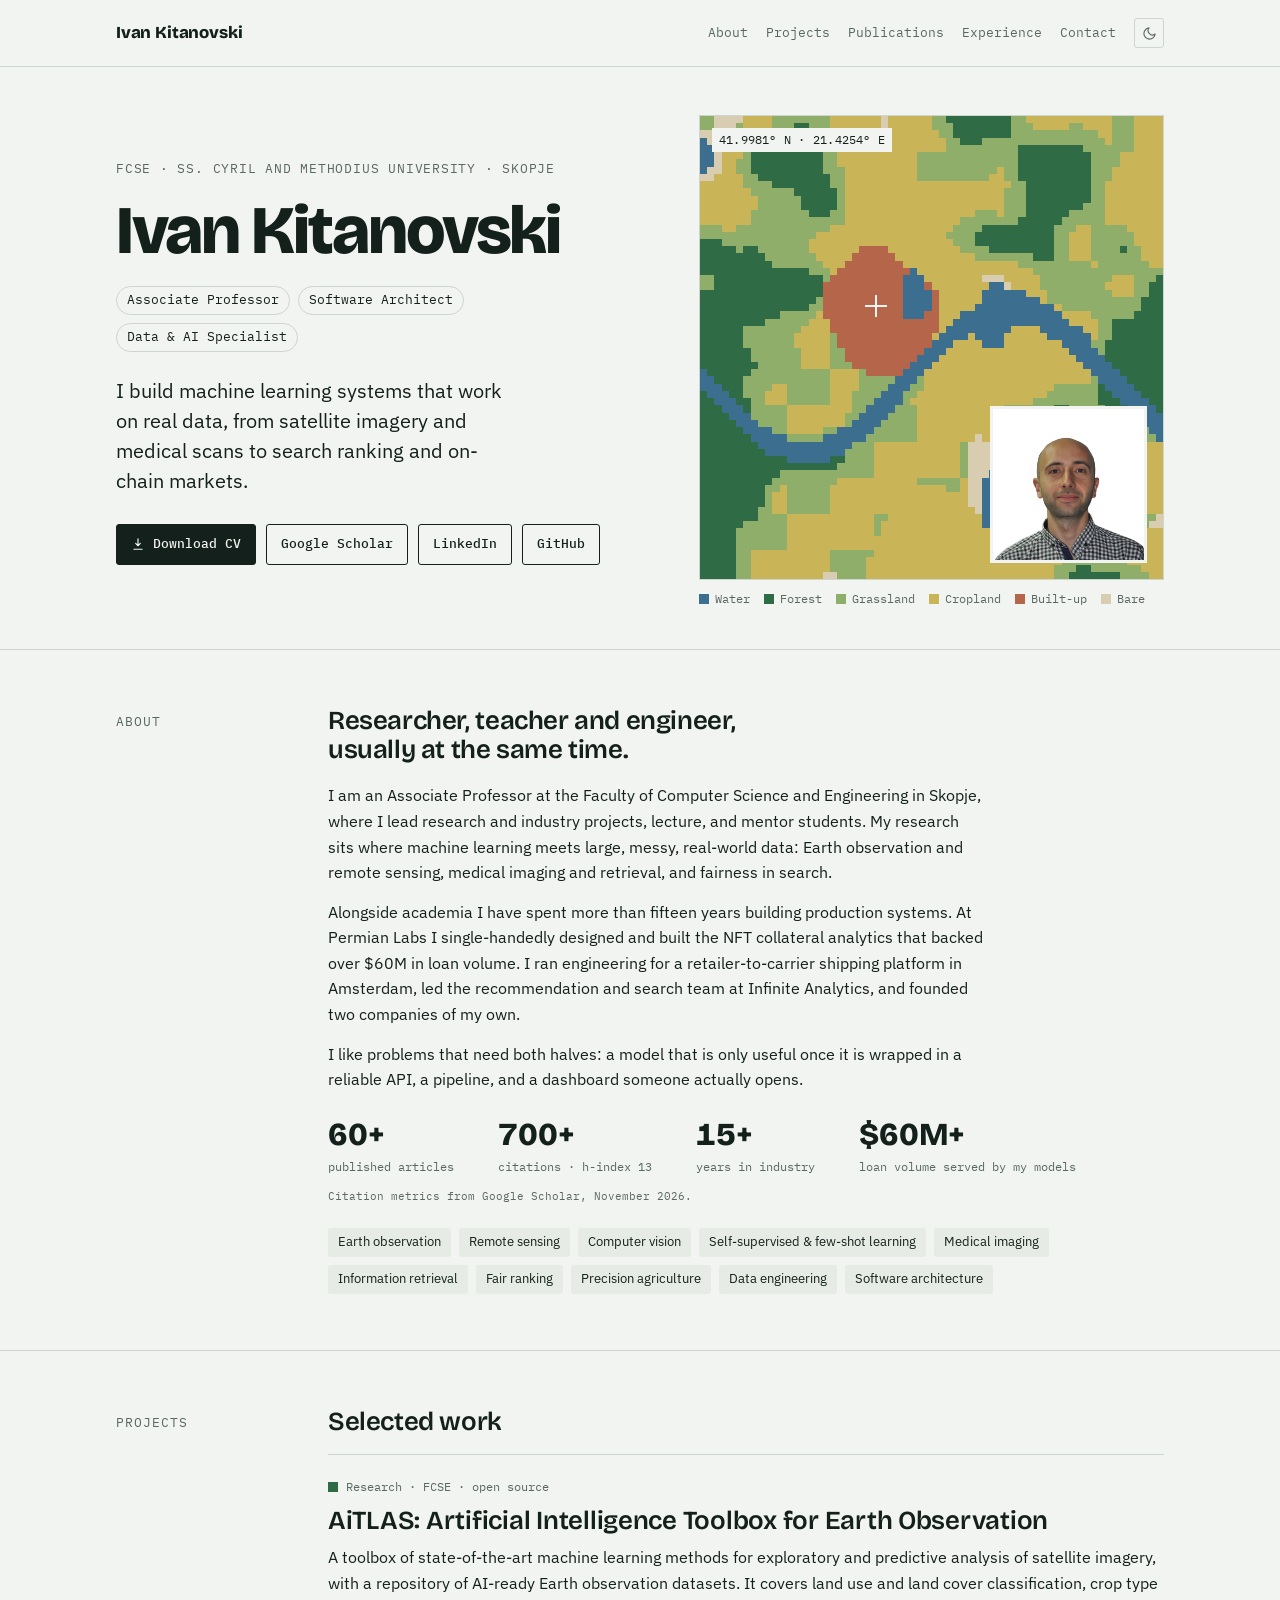
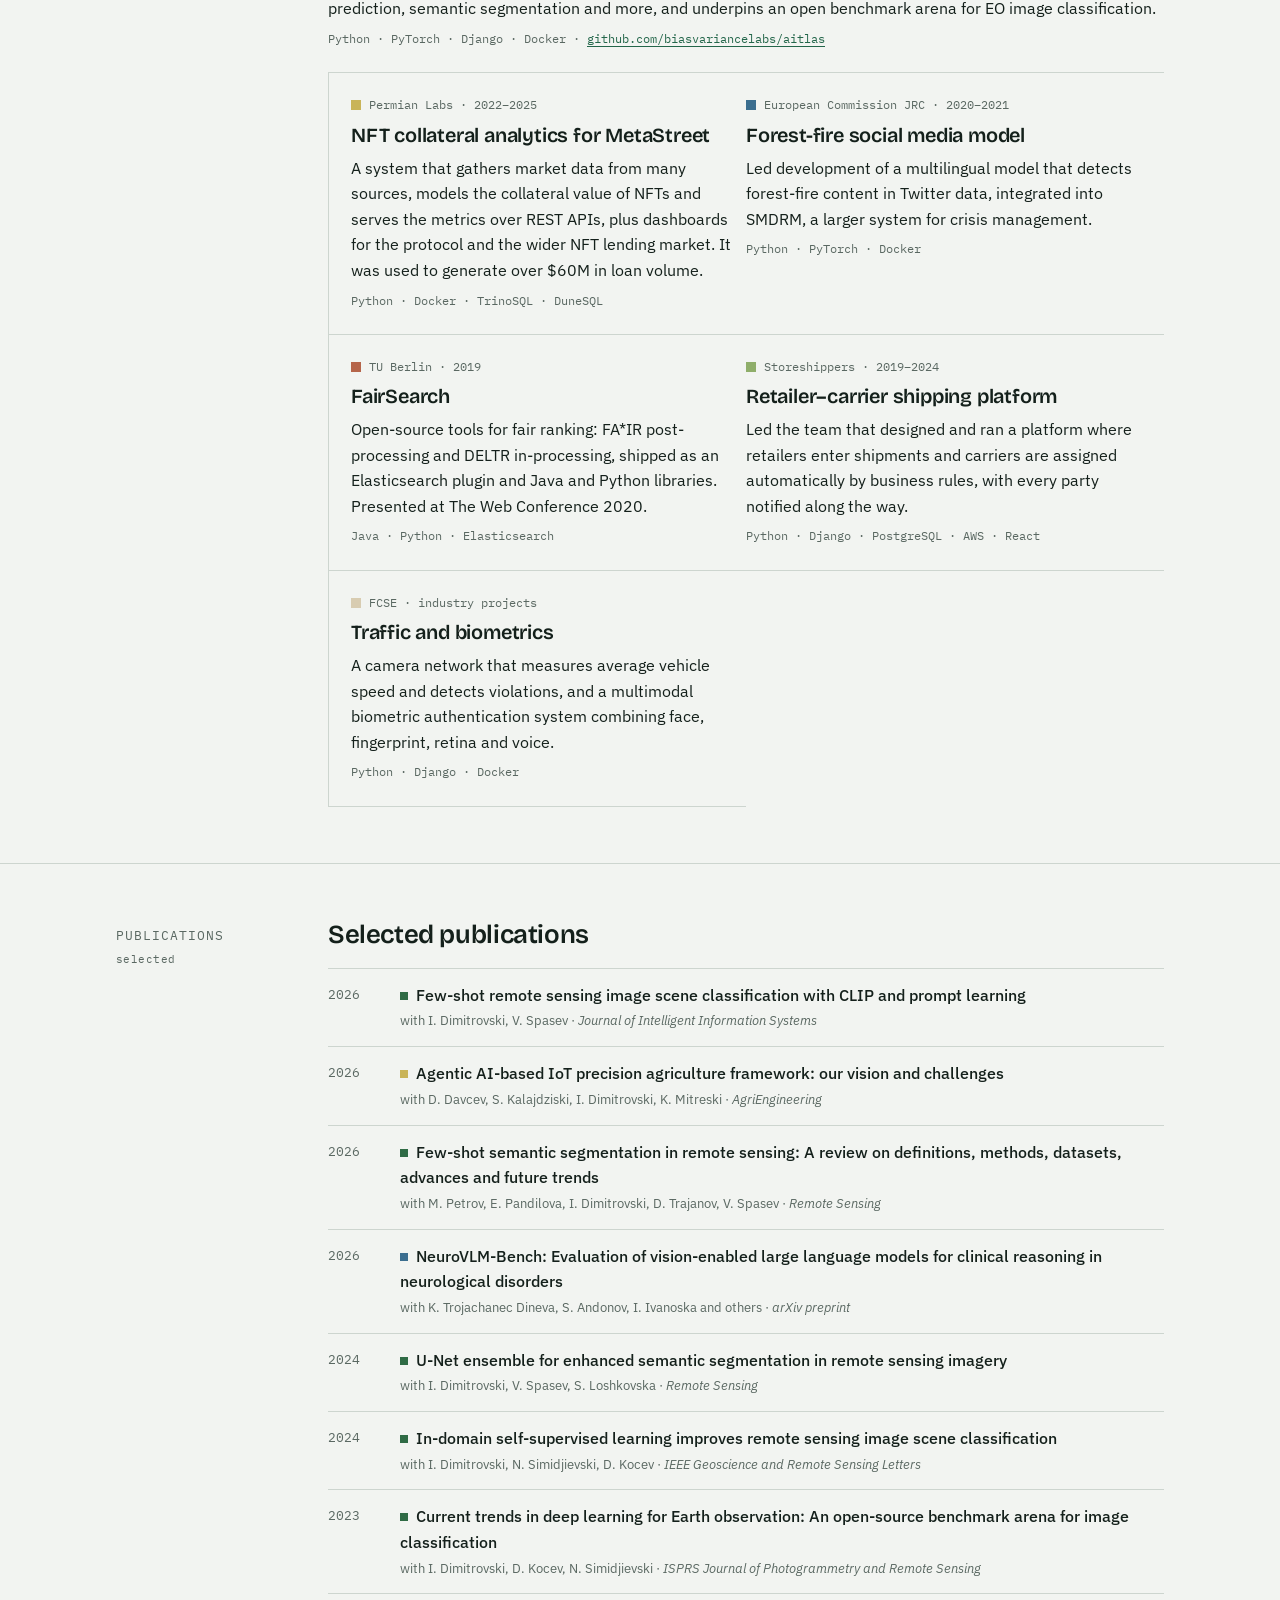
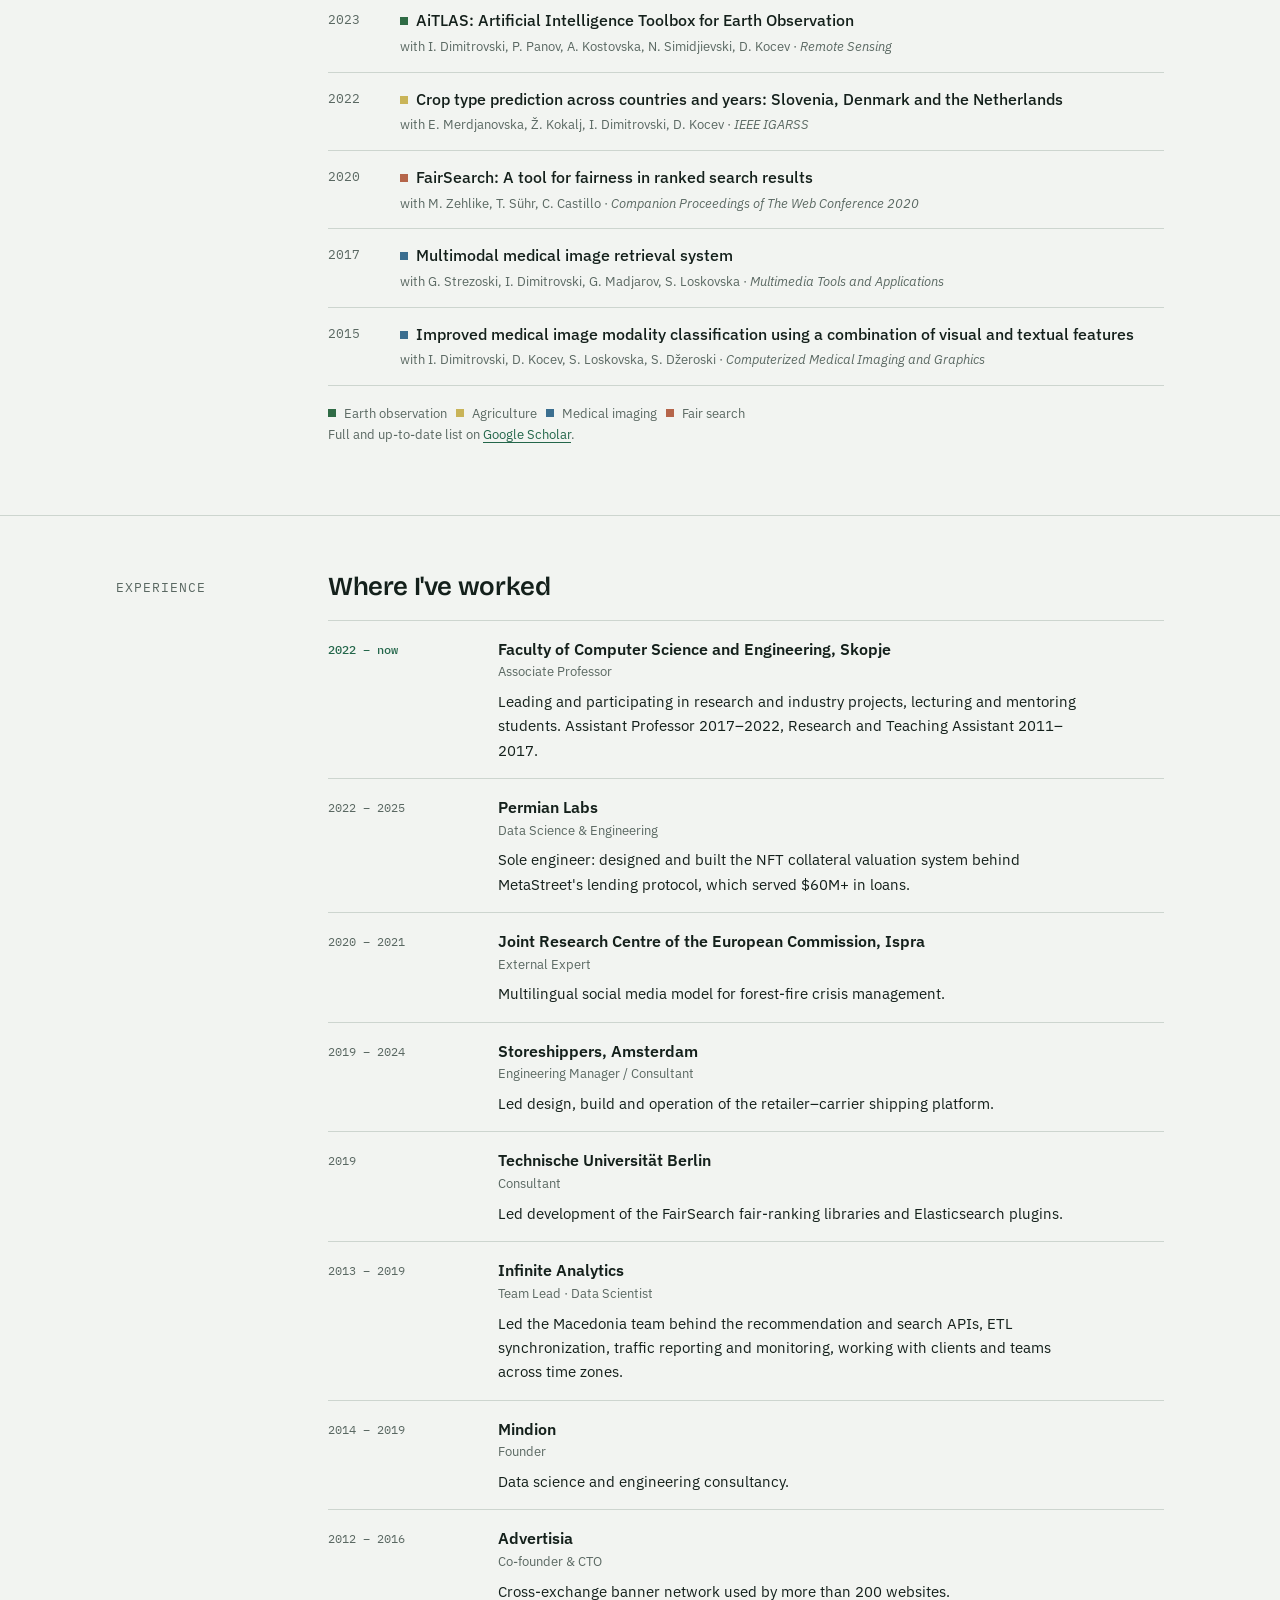
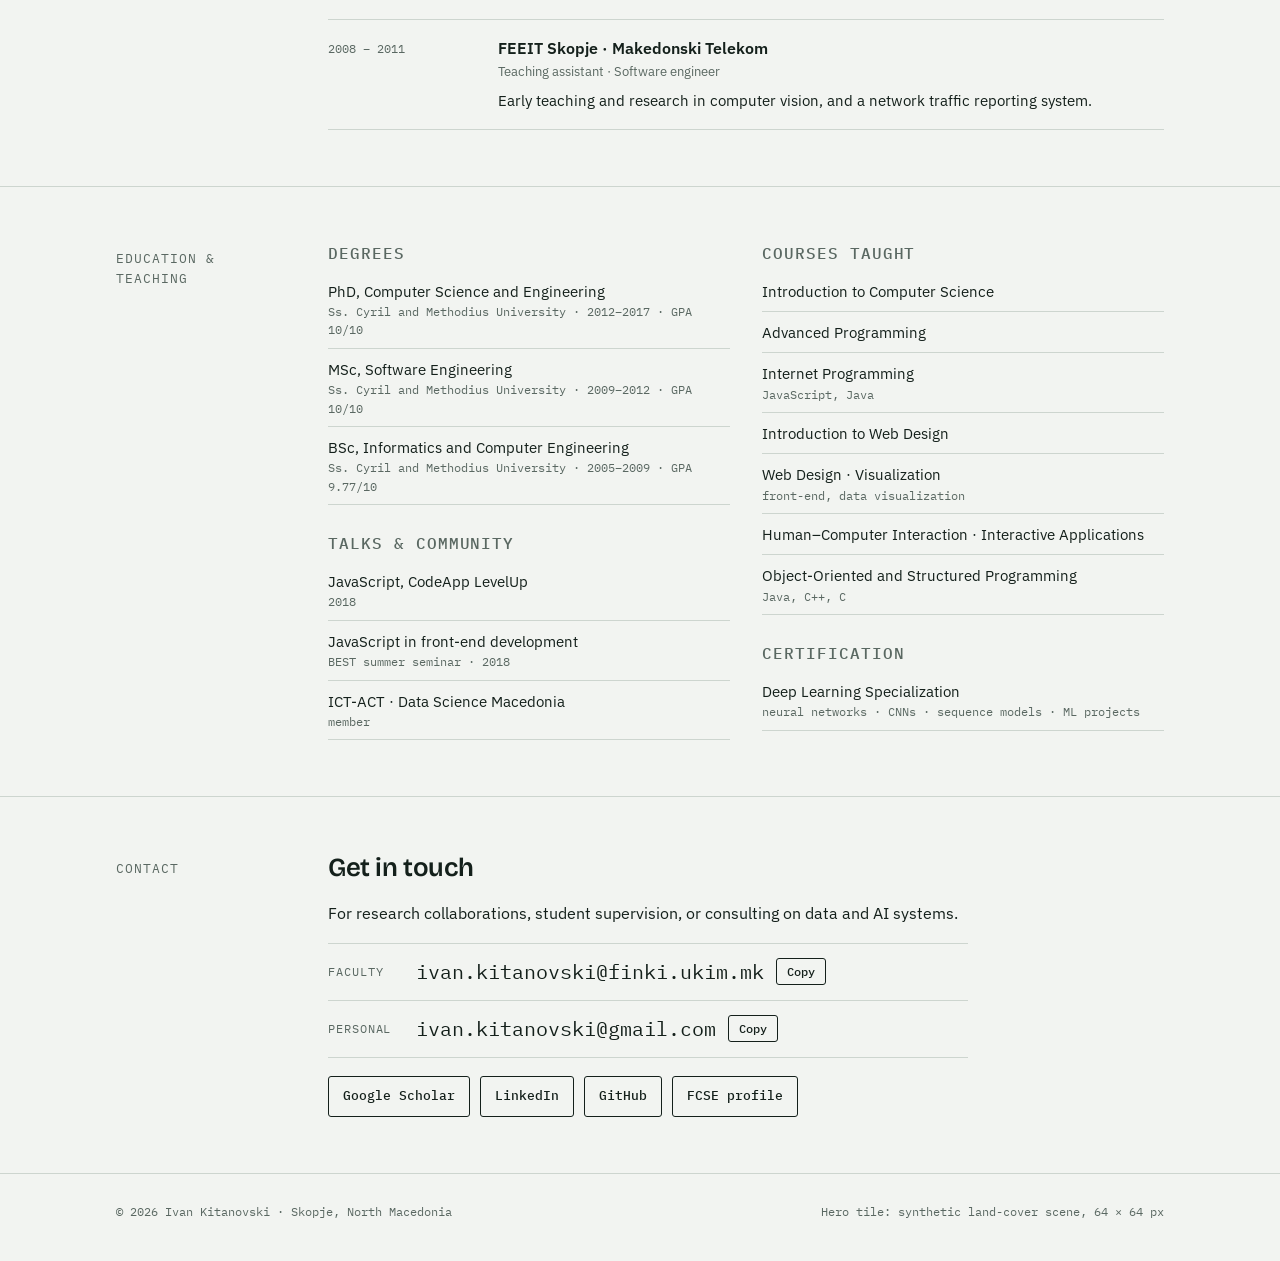
<file: index.html>
<!DOCTYPE html>
<html lang="en">
<head>
  <meta charset="UTF-8">
  <meta name="viewport" content="width=device-width, initial-scale=1, viewport-fit=cover">
  <title>Ivan Kitanovski</title>
  <meta name="description" content="Ivan Kitanovski is an Associate Professor at FCSE Skopje, a software architect, and a data &amp; AI specialist working on Earth observation, medical imaging and information retrieval.">
  <meta name="author" content="Ivan Kitanovski">
  <meta name="theme-color" content="#f2f4f1" media="(prefers-color-scheme: light)">
  <meta name="theme-color" content="#0f1613" media="(prefers-color-scheme: dark)">

  <meta property="og:type" content="profile">
  <meta property="og:title" content="Ivan Kitanovski">
  <meta property="og:description" content="Associate Professor · Software Architect · Data &amp; AI Specialist">
  <meta property="og:url" content="https://ivankitanovski.com/">
  <meta property="og:image" content="https://ivankitanovski.com/img/ivan.jpg">
  <link rel="canonical" href="https://ivankitanovski.com/">

  <link rel="apple-touch-icon" sizes="180x180" href="img/apple-touch-icon.png">
  <link rel="icon" type="image/png" sizes="32x32" href="img/favicon-32x32.png">
  <link rel="icon" type="image/png" sizes="16x16" href="img/favicon-16x16.png">

  <link rel="preconnect" href="https://fonts.googleapis.com">
  <link rel="preconnect" href="https://fonts.gstatic.com" crossorigin>
  <link rel="stylesheet" href="https://fonts.googleapis.com/css2?family=Bricolage+Grotesque:opsz,wght@12..96,400;12..96,600;12..96,800&family=IBM+Plex+Mono:wght@400;500&family=IBM+Plex+Sans:ital,wght@0,400;0,500;0,600;1,400&display=swap">
  <link rel="stylesheet" href="css/style.css">

  <script>
    try { var t = localStorage.getItem("theme"); if (t) document.documentElement.setAttribute("data-theme", t); } catch (e) {}
  </script>

  <script type="application/ld+json">
  {
    "@context": "https://schema.org",
    "@type": "Person",
    "name": "Ivan Kitanovski",
    "jobTitle": "Associate Professor",
    "affiliation": {"@type": "CollegeOrUniversity", "name": "Faculty of Computer Science and Engineering, Ss. Cyril and Methodius University in Skopje"},
    "url": "https://ivankitanovski.com/",
    "image": "https://ivankitanovski.com/img/ivan.jpg",
    "sameAs": [
      "https://www.linkedin.com/in/ivan-kitanovski/",
      "https://scholar.google.com/citations?user=hP-LYf4AAAAJ",
      "https://github.com/ivankitanovski"
    ]
  }
  </script>
  <script data-goatcounter="https://gojamsinn.goatcounter.com/count"
          async src="//gc.zgo.at/count.js"></script>
</head>
<body>
<a class="skip" href="#about">Skip to content</a>

<header class="topbar">
  <div class="wrap">
    <a class="mark" href="#top">Ivan Kitanovski</a>
    <div class="topbar-right">
      <nav class="nav" aria-label="Sections">
        <a href="#about">About</a>
        <a href="#projects">Projects</a>
        <a href="#publications">Publications</a>
        <a href="#experience">Experience</a>
        <a href="#contact">Contact</a>
      </nav>
      <button class="theme-toggle" type="button" aria-label="Toggle dark mode" title="Toggle dark mode">
        <svg viewBox="0 0 24 24" fill="none" stroke="currentColor" stroke-width="1.8" stroke-linecap="round" stroke-linejoin="round" aria-hidden="true"><path d="M21 12.8A9 9 0 1 1 11.2 3a7 7 0 0 0 9.8 9.8Z"/></svg>
      </button>
    </div>
  </div>
</header>

<main id="top">
  <div class="hero">
    <div class="wrap">
      <div class="hero-text">
        <p class="eyebrow">FCSE · Ss. Cyril and Methodius University · Skopje</p>
        <h1>Ivan Kitanovski</h1>
        <ul class="roles">
          <li>Associate Professor</li>
          <li>Software Architect</li>
          <li>Data &amp; AI Specialist</li>
        </ul>
        <p class="lede">I build machine learning systems that work on real data, from satellite imagery and medical scans to search ranking and on-chain markets.</p>
        <div class="links">
          <a class="btn primary" href="ivan_kitanovski.pdf" target="_blank" rel="noopener" data-goatcounter-click="cv-download" data-goatcounter-title="CV download">
            <svg viewBox="0 0 24 24" fill="none" stroke="currentColor" stroke-width="2" stroke-linecap="round" stroke-linejoin="round" aria-hidden="true"><path d="M12 3v12m0 0-4-4m4 4 4-4M5 21h14"/></svg>
            Download CV
          </a>
          <a class="btn" href="https://scholar.google.com/citations?user=hP-LYf4AAAAJ&amp;hl=en" target="_blank" rel="noopener">Google Scholar</a>
          <a class="btn" href="https://www.linkedin.com/in/ivan-kitanovski/" target="_blank" rel="noopener">LinkedIn</a>
          <a class="btn" href="https://github.com/ivankitanovski" target="_blank" rel="noopener">GitHub</a>
        </div>
      </div>

      <figure class="scene" aria-label="Illustration: a land-cover classification tile with a portrait of Ivan Kitanovski">
        <div class="tile">
          <canvas id="lc" width="64" height="64" aria-hidden="true"></canvas>
          <span class="crosshair" aria-hidden="true"></span>
          <span class="coord">41.9981° N · 21.4254° E</span>
          <div class="portrait"><img src="img/ivan.jpg" alt="Portrait of Ivan Kitanovski" width="600" height="600"></div>
        </div>
        <figcaption>
          <span class="legend-item"><i class="sw" style="background:var(--lc-water)"></i>Water</span>
          <span class="legend-item"><i class="sw" style="background:var(--lc-forest)"></i>Forest</span>
          <span class="legend-item"><i class="sw" style="background:var(--lc-grass)"></i>Grassland</span>
          <span class="legend-item"><i class="sw" style="background:var(--lc-crop)"></i>Cropland</span>
          <span class="legend-item"><i class="sw" style="background:var(--lc-urban)"></i>Built-up</span>
          <span class="legend-item"><i class="sw" style="background:var(--lc-bare)"></i>Bare</span>
        </figcaption>
      </figure>
    </div>
  </div>

  <section id="about">
    <div class="wrap sec">
      <div class="sec-label">About</div>
      <div>
        <div class="prose">
          <h2>Researcher, teacher and engineer, usually at the same time.</h2>
          <p>I am an Associate Professor at the Faculty of Computer Science and Engineering in Skopje, where I lead research and industry projects, lecture, and mentor students. My research sits where machine learning meets large, messy, real-world data: Earth observation and remote sensing, medical imaging and retrieval, and fairness in search.</p>
          <p>Alongside academia I have spent more than fifteen years building production systems. At Permian Labs I single-handedly designed and built the NFT collateral analytics that backed over $60M in loan volume. I ran engineering for a retailer-to-carrier shipping platform in Amsterdam, led the recommendation and search team at Infinite Analytics, and founded two companies of my own.</p>
          <p>I like problems that need both halves: a model that is only useful once it is wrapped in a reliable API, a pipeline, and a dashboard someone actually opens.</p>
        </div>
        <ul class="facts">
          <li><b>60+</b><span>published articles</span></li>
          <li><b>700+</b><span>citations · h-index 13</span></li>
          <li><b>15+</b><span>years in industry</span></li>
          <li><b>$60M+</b><span>loan volume served by my models</span></li>
        </ul>
        <p class="facts-note">Citation metrics from Google Scholar, November 2026.</p>
        <ul class="tags" aria-label="Research interests">
          <li>Earth observation</li>
          <li>Remote sensing</li>
          <li>Computer vision</li>
          <li>Self-supervised &amp; few-shot learning</li>
          <li>Medical imaging</li>
          <li>Information retrieval</li>
          <li>Fair ranking</li>
          <li>Precision agriculture</li>
          <li>Data engineering</li>
          <li>Software architecture</li>
        </ul>
      </div>
    </div>
  </section>

  <section id="projects">
    <div class="wrap sec">
      <div class="sec-label">Projects</div>
      <div>
        <h2>Selected work</h2>
        <div class="projects">
          <article class="project feature">
            <div class="meta"><i class="sw" style="background:var(--lc-forest)"></i>Research · FCSE · open source</div>
            <h3>AiTLAS: Artificial Intelligence Toolbox for Earth Observation</h3>
            <p>A toolbox of state-of-the-art machine learning methods for exploratory and predictive analysis of satellite imagery, with a repository of AI-ready Earth observation datasets. It covers land use and land cover classification, crop type prediction, semantic segmentation and more, and underpins an open benchmark arena for EO image classification.</p>
            <div class="stack">Python · PyTorch · Django · Docker · <a href="https://github.com/biasvariancelabs/aitlas" target="_blank" rel="noopener">github.com/biasvariancelabs/aitlas</a></div>
          </article>
          <article class="project">
            <div class="meta"><i class="sw" style="background:var(--lc-crop)"></i>Permian Labs · 2022–2025</div>
            <h3>NFT collateral analytics for MetaStreet</h3>
            <p>A system that gathers market data from many sources, models the collateral value of NFTs and serves the metrics over REST APIs, plus dashboards for the protocol and the wider NFT lending market. It was used to generate over $60M in loan volume.</p>
            <div class="stack">Python · Docker · TrinoSQL · DuneSQL</div>
          </article>
          <article class="project">
            <div class="meta"><i class="sw" style="background:var(--lc-water)"></i>European Commission JRC · 2020–2021</div>
            <h3>Forest-fire social media model</h3>
            <p>Led development of a multilingual model that detects forest-fire content in Twitter data, integrated into SMDRM, a larger system for crisis management.</p>
            <div class="stack">Python · PyTorch · Docker</div>
          </article>
          <article class="project">
            <div class="meta"><i class="sw" style="background:var(--lc-urban)"></i>TU Berlin · 2019</div>
            <h3>FairSearch</h3>
            <p>Open-source tools for fair ranking: FA*IR post-processing and DELTR in-processing, shipped as an Elasticsearch plugin and Java and Python libraries. Presented at The Web Conference 2020.</p>
            <div class="stack">Java · Python · Elasticsearch</div>
          </article>
          <article class="project">
            <div class="meta"><i class="sw" style="background:var(--lc-grass)"></i>Storeshippers · 2019–2024</div>
            <h3>Retailer–carrier shipping platform</h3>
            <p>Led the team that designed and ran a platform where retailers enter shipments and carriers are assigned automatically by business rules, with every party notified along the way.</p>
            <div class="stack">Python · Django · PostgreSQL · AWS · React</div>
          </article>
          <article class="project">
            <div class="meta"><i class="sw" style="background:var(--lc-bare)"></i>FCSE · industry projects</div>
            <h3>Traffic and biometrics</h3>
            <p>A camera network that measures average vehicle speed and detects violations, and a multimodal biometric authentication system combining face, fingerprint, retina and voice.</p>
            <div class="stack">Python · Django · Docker</div>
          </article>
        </div>
      </div>
    </div>
  </section>

  <section id="publications">
    <div class="wrap sec">
      <div class="sec-label">Publications<span class="band">selected</span></div>
      <div>
        <h2>Selected publications</h2>
        <ol class="pubs">
          <li class="pub"><span class="yr">2026</span><div><a class="t" target="_blank" rel="noopener" href="https://scholar.google.com/scholar?q=%22Few-shot+remote+sensing+image+scene+classification+with+CLIP+and+prompt+learning%22"><i class="theme-chip" style="background:var(--lc-forest)"></i>Few-shot remote sensing image scene classification with CLIP and prompt learning</a><div class="a">with I. Dimitrovski, V. Spasev · <span class="v">Journal of Intelligent Information Systems</span></div></div></li>
          <li class="pub"><span class="yr">2026</span><div><a class="t" target="_blank" rel="noopener" href="https://scholar.google.com/scholar?q=%22Agentic+AI-based+IoT+precision+agriculture+framework%22"><i class="theme-chip" style="background:var(--lc-crop)"></i>Agentic AI-based IoT precision agriculture framework: our vision and challenges</a><div class="a">with D. Davcev, S. Kalajdziski, I. Dimitrovski, K. Mitreski · <span class="v">AgriEngineering</span></div></div></li>
          <li class="pub"><span class="yr">2026</span><div><a class="t" target="_blank" rel="noopener" href="https://scholar.google.com/scholar?q=%22Few-shot+semantic+segmentation+in+remote+sensing%22+review"><i class="theme-chip" style="background:var(--lc-forest)"></i>Few-shot semantic segmentation in remote sensing: A review on definitions, methods, datasets, advances and future trends</a><div class="a">with M. Petrov, E. Pandilova, I. Dimitrovski, D. Trajanov, V. Spasev · <span class="v">Remote Sensing</span></div></div></li>
          <li class="pub"><span class="yr">2026</span><div><a class="t" target="_blank" rel="noopener" href="https://scholar.google.com/scholar?q=%22NeuroVLM-Bench%22"><i class="theme-chip" style="background:var(--lc-water)"></i>NeuroVLM-Bench: Evaluation of vision-enabled large language models for clinical reasoning in neurological disorders</a><div class="a">with K. Trojachanec Dineva, S. Andonov, I. Ivanoska and others · <span class="v">arXiv preprint</span></div></div></li>
          <li class="pub"><span class="yr">2024</span><div><a class="t" target="_blank" rel="noopener" href="https://scholar.google.com/scholar?q=%22U-Net+Ensemble+for+Enhanced+Semantic+Segmentation+in+Remote+Sensing+Imagery%22"><i class="theme-chip" style="background:var(--lc-forest)"></i>U-Net ensemble for enhanced semantic segmentation in remote sensing imagery</a><div class="a">with I. Dimitrovski, V. Spasev, S. Loshkovska · <span class="v">Remote Sensing</span></div></div></li>
          <li class="pub"><span class="yr">2024</span><div><a class="t" target="_blank" rel="noopener" href="https://scholar.google.com/scholar?q=%22In-Domain+Self-Supervised+Learning+Improves+Remote+Sensing+Image+Scene+Classification%22"><i class="theme-chip" style="background:var(--lc-forest)"></i>In-domain self-supervised learning improves remote sensing image scene classification</a><div class="a">with I. Dimitrovski, N. Simidjievski, D. Kocev · <span class="v">IEEE Geoscience and Remote Sensing Letters</span></div></div></li>
          <li class="pub"><span class="yr">2023</span><div><a class="t" target="_blank" rel="noopener" href="https://arxiv.org/abs/2207.07189"><i class="theme-chip" style="background:var(--lc-forest)"></i>Current trends in deep learning for Earth observation: An open-source benchmark arena for image classification</a><div class="a">with I. Dimitrovski, D. Kocev, N. Simidjievski · <span class="v">ISPRS Journal of Photogrammetry and Remote Sensing</span></div></div></li>
          <li class="pub"><span class="yr">2023</span><div><a class="t" target="_blank" rel="noopener" href="https://scholar.google.com/scholar?q=%22AiTLAS%3A+Artificial+Intelligence+Toolbox+for+Earth+Observation%22"><i class="theme-chip" style="background:var(--lc-forest)"></i>AiTLAS: Artificial Intelligence Toolbox for Earth Observation</a><div class="a">with I. Dimitrovski, P. Panov, A. Kostovska, N. Simidjievski, D. Kocev · <span class="v">Remote Sensing</span></div></div></li>
          <li class="pub"><span class="yr">2022</span><div><a class="t" target="_blank" rel="noopener" href="https://scholar.google.com/scholar?q=%22Crop+Type+Prediction+Across+Countries+and+Years%22"><i class="theme-chip" style="background:var(--lc-crop)"></i>Crop type prediction across countries and years: Slovenia, Denmark and the Netherlands</a><div class="a">with E. Merdjanovska, Ž. Kokalj, I. Dimitrovski, D. Kocev · <span class="v">IEEE IGARSS</span></div></div></li>
          <li class="pub"><span class="yr">2020</span><div><a class="t" target="_blank" rel="noopener" href="https://scholar.google.com/scholar?q=%22FairSearch%3A+A+Tool+For+Fairness+in+Ranked+Search+Results%22"><i class="theme-chip" style="background:var(--lc-urban)"></i>FairSearch: A tool for fairness in ranked search results</a><div class="a">with M. Zehlike, T. Sühr, C. Castillo · <span class="v">Companion Proceedings of The Web Conference 2020</span></div></div></li>
          <li class="pub"><span class="yr">2017</span><div><a class="t" target="_blank" rel="noopener" href="https://scholar.google.com/scholar?q=%22Multimodal+medical+image+retrieval+system%22+Kitanovski"><i class="theme-chip" style="background:var(--lc-water)"></i>Multimodal medical image retrieval system</a><div class="a">with G. Strezoski, I. Dimitrovski, G. Madjarov, S. Loskovska · <span class="v">Multimedia Tools and Applications</span></div></div></li>
          <li class="pub"><span class="yr">2015</span><div><a class="t" target="_blank" rel="noopener" href="https://scholar.google.com/scholar?q=%22Improved+medical+image+modality+classification+using+a+combination+of+visual+and+textual+features%22"><i class="theme-chip" style="background:var(--lc-water)"></i>Improved medical image modality classification using a combination of visual and textual features</a><div class="a">with I. Dimitrovski, D. Kocev, S. Loskovska, S. Džeroski · <span class="v">Computerized Medical Imaging and Graphics</span></div></div></li>
        </ol>
        <p class="pub-foot">
          <i class="theme-chip" style="background:var(--lc-forest)"></i>Earth observation
          &nbsp; <i class="theme-chip" style="background:var(--lc-crop)"></i>Agriculture
          &nbsp; <i class="theme-chip" style="background:var(--lc-water)"></i>Medical imaging
          &nbsp; <i class="theme-chip" style="background:var(--lc-urban)"></i>Fair search
          <br>Full and up-to-date list on <a href="https://scholar.google.com/citations?user=hP-LYf4AAAAJ&amp;hl=en" target="_blank" rel="noopener">Google Scholar</a>.
        </p>
      </div>
    </div>
  </section>

  <section id="experience">
    <div class="wrap sec">
      <div class="sec-label">Experience</div>
      <div>
        <h2>Where I've worked</h2>
        <ol class="timeline">
          <li class="job"><span class="when"><span class="now">2022 – now</span></span><div><div class="org">Faculty of Computer Science and Engineering, Skopje</div><div class="role">Associate Professor</div><p>Leading and participating in research and industry projects, lecturing and mentoring students. Assistant Professor 2017–2022, Research and Teaching Assistant 2011–2017.</p></div></li>
          <li class="job"><span class="when">2022 – 2025</span><div><div class="org">Permian Labs</div><div class="role">Data Science &amp; Engineering</div><p>Sole engineer: designed and built the NFT collateral valuation system behind MetaStreet's lending protocol, which served $60M+ in loans.</p></div></li>
          <li class="job"><span class="when">2020 – 2021</span><div><div class="org">Joint Research Centre of the European Commission, Ispra</div><div class="role">External Expert</div><p>Multilingual social media model for forest-fire crisis management.</p></div></li>
          <li class="job"><span class="when">2019 – 2024</span><div><div class="org">Storeshippers, Amsterdam</div><div class="role">Engineering Manager / Consultant</div><p>Led design, build and operation of the retailer–carrier shipping platform.</p></div></li>
          <li class="job"><span class="when">2019</span><div><div class="org">Technische Universität Berlin</div><div class="role">Consultant</div><p>Led development of the FairSearch fair-ranking libraries and Elasticsearch plugins.</p></div></li>
          <li class="job"><span class="when">2013 – 2019</span><div><div class="org">Infinite Analytics</div><div class="role">Team Lead · Data Scientist</div><p>Led the Macedonia team behind the recommendation and search APIs, ETL synchronization, traffic reporting and monitoring, working with clients and teams across time zones.</p></div></li>
          <li class="job"><span class="when">2014 – 2019</span><div><div class="org">Mindion</div><div class="role">Founder</div><p>Data science and engineering consultancy.</p></div></li>
          <li class="job"><span class="when">2012 – 2016</span><div><div class="org">Advertisia</div><div class="role">Co-founder &amp; CTO</div><p>Cross-exchange banner network used by more than 200 websites.</p></div></li>
          <li class="job"><span class="when">2008 – 2011</span><div><div class="org">FEEIT Skopje · Makedonski Telekom</div><div class="role">Teaching assistant · Software engineer</div><p>Early teaching and research in computer vision, and a network traffic reporting system.</p></div></li>
        </ol>
      </div>
    </div>
  </section>

  <section id="education">
    <div class="wrap sec">
      <div class="sec-label">Education &amp; teaching</div>
      <div class="cols">
        <div>
          <div class="block">
            <h3>Degrees</h3>
            <ul>
              <li>PhD, Computer Science and Engineering<small>Ss. Cyril and Methodius University · 2012–2017 · GPA 10/10</small></li>
              <li>MSc, Software Engineering<small>Ss. Cyril and Methodius University · 2009–2012 · GPA 10/10</small></li>
              <li>BSc, Informatics and Computer Engineering<small>Ss. Cyril and Methodius University · 2005–2009 · GPA 9.77/10</small></li>
            </ul>
          </div>
          <div class="block">
            <h3>Talks &amp; community</h3>
            <ul>
              <li>JavaScript, CodeApp LevelUp<small>2018</small></li>
              <li>JavaScript in front-end development<small>BEST summer seminar · 2018</small></li>
              <li>ICT-ACT · Data Science Macedonia<small>member</small></li>
            </ul>
          </div>
        </div>
        <div>
          <div class="block">
            <h3>Courses taught</h3>
            <ul>
              <li>Introduction to Computer Science</li>
              <li>Advanced Programming</li>
              <li>Internet Programming<small>JavaScript, Java</small></li>
              <li>Introduction to Web Design</li>
              <li>Web Design · Visualization<small>front-end, data visualization</small></li>
              <li>Human–Computer Interaction · Interactive Applications</li>
              <li>Object-Oriented and Structured Programming<small>Java, C++, C</small></li>
            </ul>
          </div>
          <div class="block">
            <h3>Certification</h3>
            <ul>
              <li>Deep Learning Specialization<small>neural networks · CNNs · sequence models · ML projects</small></li>
            </ul>
          </div>
        </div>
      </div>
    </div>
  </section>

  <section id="contact">
    <div class="wrap sec">
      <div class="sec-label">Contact</div>
      <div>
        <h2>Get in touch</h2>
        <p class="prose">For research collaborations, student supervision, or consulting on data and AI systems.</p>
        <ul class="emails">
          <li class="contact-row">
            <span class="email-label">Faculty</span>
            <a class="email" href="mailto:ivan.kitanovski@finki.ukim.mk">ivan.kitanovski@finki.ukim.mk</a>
            <button class="btn copy" type="button">Copy</button>
            <span class="copy-note" aria-live="polite"></span>
          </li>
          <li class="contact-row">
            <span class="email-label">Personal</span>
            <a class="email" href="mailto:ivan.kitanovski@gmail.com">ivan.kitanovski@gmail.com</a>
            <button class="btn copy" type="button">Copy</button>
            <span class="copy-note" aria-live="polite"></span>
          </li>
        </ul>
        <div class="links" style="margin-top:18px">
          <a class="btn" href="https://scholar.google.com/citations?user=hP-LYf4AAAAJ&amp;hl=en" target="_blank" rel="noopener">Google Scholar</a>
          <a class="btn" href="https://www.linkedin.com/in/ivan-kitanovski/" target="_blank" rel="noopener">LinkedIn</a>
          <a class="btn" href="https://github.com/ivankitanovski" target="_blank" rel="noopener">GitHub</a>
          <a class="btn" href="https://finki.ukim.mk/en/kadar/d-r-ivan-kitanovski/" target="_blank" rel="noopener">FCSE profile</a>
        </div>
      </div>
    </div>
  </section>
</main>

<footer>
  <div class="wrap">
    <span>© <span id="year">2026</span> Ivan Kitanovski · Skopje, North Macedonia</span>
    <span>Hero tile: synthetic land-cover scene, 64 × 64 px</span>
  </div>
</footer>

<script>
(function () {
  document.getElementById('year').textContent = new Date().getFullYear();

  // Synthetic land-cover classification tile: value noise -> classes.
  const cv = document.getElementById('lc');
  const ctx = cv.getContext('2d');
  const N = 64;
  let seed = 41;
  const rnd = () => { seed = (seed * 16807) % 2147483647; return (seed - 1) / 2147483646; };
  function grid(n) { const g = []; for (let i = 0; i <= n; i++) { g.push([]); for (let j = 0; j <= n; j++) g[i].push(rnd()); } return g; }
  const g1 = grid(5), g2 = grid(11), g3 = grid(4);
  const s = t => t * t * (3 - 2 * t);
  function sample(g, n, x, y) {
    const fx = x / N * n, fy = y / N * n, i = Math.floor(fx), j = Math.floor(fy), u = s(fx - i), v = s(fy - j);
    const a = g[i][j], b = g[i + 1][j], c = g[i][j + 1], d = g[i + 1][j + 1];
    return a + (b - a) * u + (c - a) * v + (a - b - c + d) * u * v;
  }
  const cls = [];
  for (let y = 0; y < N; y++) for (let x = 0; x < N; x++) {
    const h = sample(g1, 5, x, y) * 0.65 + sample(g2, 11, x, y) * 0.35;
    const m = sample(g3, 4, x, y);
    const river = Math.abs(y - (36 + 10 * Math.sin(x / 9))) < 1.6 + (x > 40 ? 0.6 : 0);
    const dx = x - 24.5, dy = y - 26.5, core = Math.sqrt(dx * dx + dy * dy) < 7 + 3 * sample(g2, 11, x, y);
    let c;
    if (river || h < 0.2) c = 'water';
    else if (core) c = 'urban';
    else if (h > 0.66) c = 'forest';
    else if (h > 0.56) c = 'grass';
    else if (m > 0.55) c = 'crop';
    else if (h < 0.3) c = 'bare';
    else c = (Math.floor(x / 6) + Math.floor(y / 5)) % 3 === 0 ? 'grass' : 'crop';
    cls.push(c);
  }
  function draw() {
    const css = getComputedStyle(document.documentElement);
    const hex = h => [1, 3, 5].map(i => parseInt(h.slice(i, i + 2), 16));
    const rgb = {};
    ['water', 'forest', 'grass', 'crop', 'urban', 'bare'].forEach(k => rgb[k] = hex(css.getPropertyValue('--lc-' + k).trim()));
    const img = ctx.createImageData(N, N);
    for (let p = 0; p < N * N; p++) {
      const c = rgb[cls[p]];
      img.data[p * 4] = c[0]; img.data[p * 4 + 1] = c[1]; img.data[p * 4 + 2] = c[2]; img.data[p * 4 + 3] = 255;
    }
    ctx.putImageData(img, 0, 0);
  }
  draw();
  try {
    window.matchMedia('(prefers-color-scheme: dark)').addEventListener('change', draw);
    new MutationObserver(draw).observe(document.documentElement, { attributes: true, attributeFilter: ['data-theme'] });
  } catch (e) {}

  // Theme toggle
  const root = document.documentElement;
  document.querySelector('.theme-toggle').addEventListener('click', function () {
    const current = root.getAttribute('data-theme') ||
      (window.matchMedia('(prefers-color-scheme: dark)').matches ? 'dark' : 'light');
    const next = current === 'dark' ? 'light' : 'dark';
    root.setAttribute('data-theme', next);
    try { localStorage.setItem('theme', next); } catch (e) {}
  });

  // Copy email
  document.querySelectorAll('.emails .contact-row').forEach(function (row) {
    const btn = row.querySelector('.copy'), note = row.querySelector('.copy-note'), email = row.querySelector('.email');
    btn.addEventListener('click', function () {
      const text = email.textContent.trim();
      const fallback = () => {
        const r = document.createRange(); r.selectNodeContents(email);
        const sel = window.getSelection(); sel.removeAllRanges(); sel.addRange(r);
        note.textContent = 'Selected. Press Ctrl/Cmd+C to copy.';
      };
      document.querySelectorAll('.copy-note').forEach(n => { n.textContent = ''; });
      try {
        navigator.clipboard.writeText(text).then(() => { note.textContent = 'Copied'; }, fallback);
      } catch (e) { fallback(); }
    });
  });
})();
</script>
</body>
</html>
</file>
<file: css/style.css>
/* Ivan Kitanovski — personal site
   Layout: a classified satellite tile as the hero; below it a single reading column
   with a narrow mono margin for dates and labels, like an annotated scene report. */

:root {
  --bg: #f2f4f1;
  --surface: #e7ebe6;
  --fg: #14201b;
  --muted: #5a6862;
  --rule: #cdd5cf;
  --accent: #23664a;      /* vegetation band */
  --lc-water: #3b6e8f;
  --lc-forest: #2f6b45;
  --lc-crop: #c9b458;
  --lc-urban: #b5654a;
  --lc-bare: #d8ccb1;
  --lc-grass: #8fae6a;
  --font-display: "Bricolage Grotesque", "Avenir Next", "Segoe UI", sans-serif;
  --font-body: "IBM Plex Sans", "Helvetica Neue", Arial, sans-serif;
  --font-mono: "IBM Plex Mono", ui-monospace, "SFMono-Regular", Menlo, monospace;
  --step--1: 0.8125rem;
  --step-0: 1rem;
  --step-1: 1.25rem;
  --step-2: 1.625rem;
  --step-3: clamp(2.4rem, 6vw, 4.25rem);
  color-scheme: light;
}
@media (prefers-color-scheme: dark) {
  :root:not([data-theme="light"]) {
    --bg: #0f1613; --surface: #17211d; --fg: #e3eae5; --muted: #95a39c; --rule: #2a3732;
    --accent: #7cc49c;
    --lc-water: #4f86a8; --lc-forest: #3d7d55; --lc-crop: #b8a44e; --lc-urban: #b06a52; --lc-bare: #8c826c; --lc-grass: #7a9a5a;
    color-scheme: dark;
  }
}
:root[data-theme="dark"] {
  --bg: #0f1613; --surface: #17211d; --fg: #e3eae5; --muted: #95a39c; --rule: #2a3732;
  --accent: #7cc49c;
  --lc-water: #4f86a8; --lc-forest: #3d7d55; --lc-crop: #b8a44e; --lc-urban: #b06a52; --lc-bare: #8c826c; --lc-grass: #7a9a5a;
  color-scheme: dark;
}

* { box-sizing: border-box; }
html { scroll-behavior: smooth; -webkit-text-size-adjust: 100%; }
body {
  margin: 0;
  background: var(--bg);
  color: var(--fg);
  font-family: var(--font-body);
  font-size: var(--step-0);
  line-height: 1.6;
  -webkit-font-smoothing: antialiased;
}
img { max-width: 100%; }
a { color: var(--accent); text-underline-offset: 3px; text-decoration-thickness: 1px; }
a:hover { text-decoration-thickness: 2px; }
a:focus-visible, button:focus-visible { outline: 2px solid var(--accent); outline-offset: 3px; border-radius: 2px; }

.skip { position: absolute; left: -999px; }
.skip:focus { left: 16px; top: 16px; background: var(--bg); padding: 8px 12px; z-index: 10; }

.wrap {
  max-width: 1080px;
  margin: 0 auto;
  padding-left: max(16px, env(safe-area-inset-left, 0px));
  padding-right: max(16px, env(safe-area-inset-right, 0px));
}

/* ---------- Top bar ---------- */
.topbar { padding-block: 18px; border-bottom: 1px solid var(--rule); }
.topbar .wrap { display: flex; justify-content: space-between; align-items: center; gap: 16px; flex-wrap: wrap; }
.mark { font-family: var(--font-display); font-weight: 800; letter-spacing: -0.01em; font-size: 1.05rem; color: var(--fg); text-decoration: none; }
.topbar-right { display: flex; align-items: center; gap: 18px; flex-wrap: wrap; }
.nav { display: flex; gap: 18px; flex-wrap: wrap; font-family: var(--font-mono); font-size: var(--step--1); }
.nav a { color: var(--muted); text-decoration: none; }
.nav a:hover { color: var(--fg); }
.theme-toggle {
  display: inline-grid; place-items: center; width: 30px; height: 30px; padding: 0;
  border: 1px solid var(--rule); border-radius: 3px; background: transparent; color: var(--muted); cursor: pointer;
}
.theme-toggle:hover { color: var(--fg); border-color: var(--fg); }
.theme-toggle svg { width: 15px; height: 15px; }

/* ---------- Hero ---------- */
.hero { padding-block: 48px 40px; }
.hero .wrap { display: grid; grid-template-columns: minmax(0, 1.15fr) minmax(0, 1fr); gap: 48px; align-items: center; }
.hero-text { min-width: 0; }
.eyebrow { font-family: var(--font-mono); font-size: var(--step--1); color: var(--muted); letter-spacing: 0.06em; text-transform: uppercase; margin: 0 0 18px; }
h1 {
  font-family: var(--font-display);
  font-weight: 800;
  font-size: var(--step-3);
  line-height: 0.98;
  letter-spacing: -0.03em;
  margin: 0 0 22px;
  text-wrap: balance;
}
.roles { display: flex; flex-wrap: wrap; gap: 8px; margin: 0 0 24px; padding: 0; list-style: none; }
.roles li { font-family: var(--font-mono); font-size: var(--step--1); border: 1px solid var(--rule); padding: 3px 10px; border-radius: 999px; color: var(--fg); }
.lede { font-size: var(--step-1); line-height: 1.5; max-width: 34ch; margin: 0 0 28px; color: var(--fg); }
.links { display: flex; flex-wrap: wrap; gap: 10px; }
.btn {
  display: inline-flex; align-items: center; gap: 8px;
  font-family: var(--font-mono); font-size: var(--step--1); font-weight: 500;
  padding: 9px 14px; border: 1px solid var(--fg); color: var(--fg); background: transparent;
  text-decoration: none; border-radius: 3px; cursor: pointer;
}
.btn svg { width: 14px; height: 14px; }
.btn.primary { background: var(--fg); color: var(--bg); }
.btn:hover { text-decoration: none; background: var(--surface); }
.btn.primary:hover { background: var(--accent); border-color: var(--accent); color: var(--bg); }

/* Scene tile */
.scene { min-width: 0; margin: 0; }
.tile {
  position: relative; width: 100%; max-width: 100%; aspect-ratio: 1 / 1;
  background: var(--surface); border: 1px solid var(--rule); overflow: hidden;
}
.tile canvas { position: absolute; inset: 0; width: 100%; height: 100%; image-rendering: pixelated; }
.portrait {
  position: absolute; right: 16px; bottom: 16px; width: 34%; aspect-ratio: 1 / 1;
  border: 3px solid var(--bg); background: #fff; overflow: hidden;
}
.portrait img { width: 100%; height: 100%; object-fit: cover; display: block; }
.crosshair { position: absolute; width: 22px; height: 22px; left: 38%; top: 41%; transform: translate(-50%, -50%); pointer-events: none; }
.crosshair::before, .crosshair::after { content: ""; position: absolute; background: var(--bg); }
.crosshair::before { left: 50%; top: 0; bottom: 0; width: 2px; transform: translateX(-50%); }
.crosshair::after { top: 50%; left: 0; right: 0; height: 2px; transform: translateY(-50%); }
.coord {
  position: absolute; left: 12px; top: 12px; font-family: var(--font-mono); font-size: 0.72rem;
  background: var(--bg); color: var(--fg); padding: 3px 7px; letter-spacing: 0.02em;
}
figcaption { margin-top: 10px; display: flex; flex-wrap: wrap; gap: 6px 14px; font-family: var(--font-mono); font-size: 0.72rem; color: var(--muted); }
.legend-item { display: inline-flex; align-items: center; gap: 6px; }
.sw { width: 10px; height: 10px; display: inline-block; }

/* ---------- Sections ---------- */
section { padding-block: 56px; border-top: 1px solid var(--rule); scroll-margin-top: 8px; }
.sec { display: grid; grid-template-columns: 180px minmax(0, 1fr); gap: 32px; }
.sec-label { font-family: var(--font-mono); font-size: var(--step--1); color: var(--muted); text-transform: uppercase; letter-spacing: 0.08em; padding-top: 6px; }
.sec-label .band { display: block; font-size: 0.7rem; margin-top: 4px; letter-spacing: 0.04em; text-transform: none; }
h2 { font-family: var(--font-display); font-weight: 600; font-size: var(--step-2); letter-spacing: -0.015em; line-height: 1.15; margin: 0 0 18px; text-wrap: balance; }
h3 { font-family: var(--font-display); font-weight: 600; font-size: var(--step-1); letter-spacing: -0.01em; line-height: 1.25; margin: 0; text-wrap: balance; }
.prose { max-width: 66ch; }
.prose p { margin: 0 0 14px; }

/* Stats */
.facts { display: flex; flex-wrap: wrap; gap: 28px 44px; margin: 26px 0 0; padding: 0; list-style: none; }
.facts li { display: flex; flex-direction: column; }
.facts b { font-family: var(--font-display); font-weight: 800; font-size: 2rem; line-height: 1; font-variant-numeric: tabular-nums; }
.facts span { font-family: var(--font-mono); font-size: 0.75rem; color: var(--muted); margin-top: 6px; }
.facts-note { font-family: var(--font-mono); font-size: 0.7rem; color: var(--muted); margin: 12px 0 0; }

/* Interests */
.tags { display: flex; flex-wrap: wrap; gap: 8px; margin: 22px 0 0; padding: 0; list-style: none; }
.tags li { font-size: var(--step--1); background: var(--surface); padding: 4px 10px; border-radius: 3px; }

/* Projects */
.projects { display: grid; grid-template-columns: repeat(2, minmax(0, 1fr)); gap: 0; border-top: 1px solid var(--rule); }
.project { padding: 22px 22px 24px 0; border-bottom: 1px solid var(--rule); min-width: 0; display: flex; flex-direction: column; gap: 8px; }
.projects .project:nth-child(2n) { padding-left: 22px; padding-right: 0; border-left: 1px solid var(--rule); }
.project .meta { font-family: var(--font-mono); font-size: 0.75rem; color: var(--muted); display: flex; gap: 8px; align-items: center; flex-wrap: wrap; }
.project p { margin: 0; color: var(--fg); }
.stack { font-family: var(--font-mono); font-size: 0.72rem; color: var(--muted); }
.feature { grid-column: 1 / -1; padding-right: 0; }
.feature h3 { font-size: var(--step-2); }

/* Publications */
.pubs { list-style: none; margin: 0; padding: 0; }
.pub { display: grid; grid-template-columns: 56px minmax(0, 1fr); gap: 16px; padding-block: 14px; border-bottom: 1px solid var(--rule); }
.pub:first-child { border-top: 1px solid var(--rule); }
.pub .yr { font-family: var(--font-mono); font-size: var(--step--1); color: var(--muted); font-variant-numeric: tabular-nums; padding-top: 2px; }
.pub .t { font-weight: 500; color: var(--fg); text-decoration: none; }
.pub .t:hover { color: var(--accent); text-decoration: underline; }
.pub .a { font-size: var(--step--1); color: var(--muted); margin-top: 3px; }
.pub .v { font-style: italic; }
.theme-chip { display: inline-block; width: 8px; height: 8px; margin-right: 8px; vertical-align: 1px; }
.pub-foot { margin-top: 18px; font-size: var(--step--1); color: var(--muted); }

/* Experience */
.timeline { list-style: none; margin: 0; padding: 0; }
.job { display: grid; grid-template-columns: 150px minmax(0, 1fr); gap: 20px; padding-block: 16px; border-bottom: 1px solid var(--rule); }
.job:first-child { border-top: 1px solid var(--rule); }
.job .when { font-family: var(--font-mono); font-size: 0.78rem; color: var(--muted); font-variant-numeric: tabular-nums; padding-top: 3px; }
.job .org { font-weight: 600; }
.job .role { color: var(--muted); font-size: var(--step--1); }
.job p { margin: 6px 0 0; font-size: 0.95rem; max-width: 66ch; }
.now { color: var(--accent); font-weight: 500; }

/* Two column small blocks */
.cols { display: grid; grid-template-columns: repeat(2, minmax(0, 1fr)); gap: 32px; }
.cols ul { margin: 0; padding: 0; list-style: none; }
.cols li { padding-block: 8px; border-bottom: 1px solid var(--rule); font-size: 0.95rem; }
.cols li small { display: block; color: var(--muted); font-family: var(--font-mono); font-size: 0.72rem; }
.cols h3 { font-size: var(--step-0); font-family: var(--font-mono); font-weight: 500; text-transform: uppercase; letter-spacing: 0.06em; color: var(--muted); margin-bottom: 8px; }
.cols .block + .block { margin-top: 28px; }

/* Contact */
.emails { list-style: none; margin: 6px 0 0; padding: 0; max-width: 640px; }
.contact-row { display: flex; flex-wrap: wrap; gap: 8px 12px; align-items: center; padding-block: 12px; border-bottom: 1px solid var(--rule); }
.contact-row:first-child { border-top: 1px solid var(--rule); }
.email-label { font-family: var(--font-mono); font-size: 0.72rem; color: var(--muted); text-transform: uppercase; letter-spacing: 0.08em; width: 76px; flex: none; }
.contact-row .btn { padding: 5px 10px; font-size: 0.75rem; }
.email { font-family: var(--font-mono); font-size: var(--step-1); user-select: all; word-break: break-all; color: var(--fg); text-decoration: none; }
.copy-note { font-family: var(--font-mono); font-size: 0.75rem; color: var(--accent); min-height: 1em; }

footer { padding-block: 28px 40px; border-top: 1px solid var(--rule); font-family: var(--font-mono); font-size: 0.75rem; color: var(--muted); }
footer .wrap { display: flex; justify-content: space-between; gap: 12px; flex-wrap: wrap; }

/* ---------- Responsive ---------- */
@media (max-width: 860px) {
  .hero .wrap { grid-template-columns: minmax(0, 1fr); gap: 32px; }
  .scene { max-width: 460px; }
  .sec { grid-template-columns: minmax(0, 1fr); gap: 12px; }
}
@media (max-width: 640px) {
  .topbar .wrap { gap: 10px 16px; }
  .topbar-right { display: contents; }
  .theme-toggle { order: 1; }
  .nav { order: 2; width: 100%; gap: 6px 16px; }
  .projects { grid-template-columns: minmax(0, 1fr); }
  .projects .project:nth-child(2n) { padding-left: 0; border-left: 0; }
  .project { padding-right: 0; }
  .job { grid-template-columns: minmax(0, 1fr); gap: 4px; }
  .cols { grid-template-columns: minmax(0, 1fr); }
  .pub { grid-template-columns: 44px minmax(0, 1fr); gap: 10px; }
  section { padding-block: 40px; }
}
@media (prefers-reduced-motion: reduce) {
  html { scroll-behavior: auto; }
  * { animation: none !important; transition: none !important; }
}
</file>
